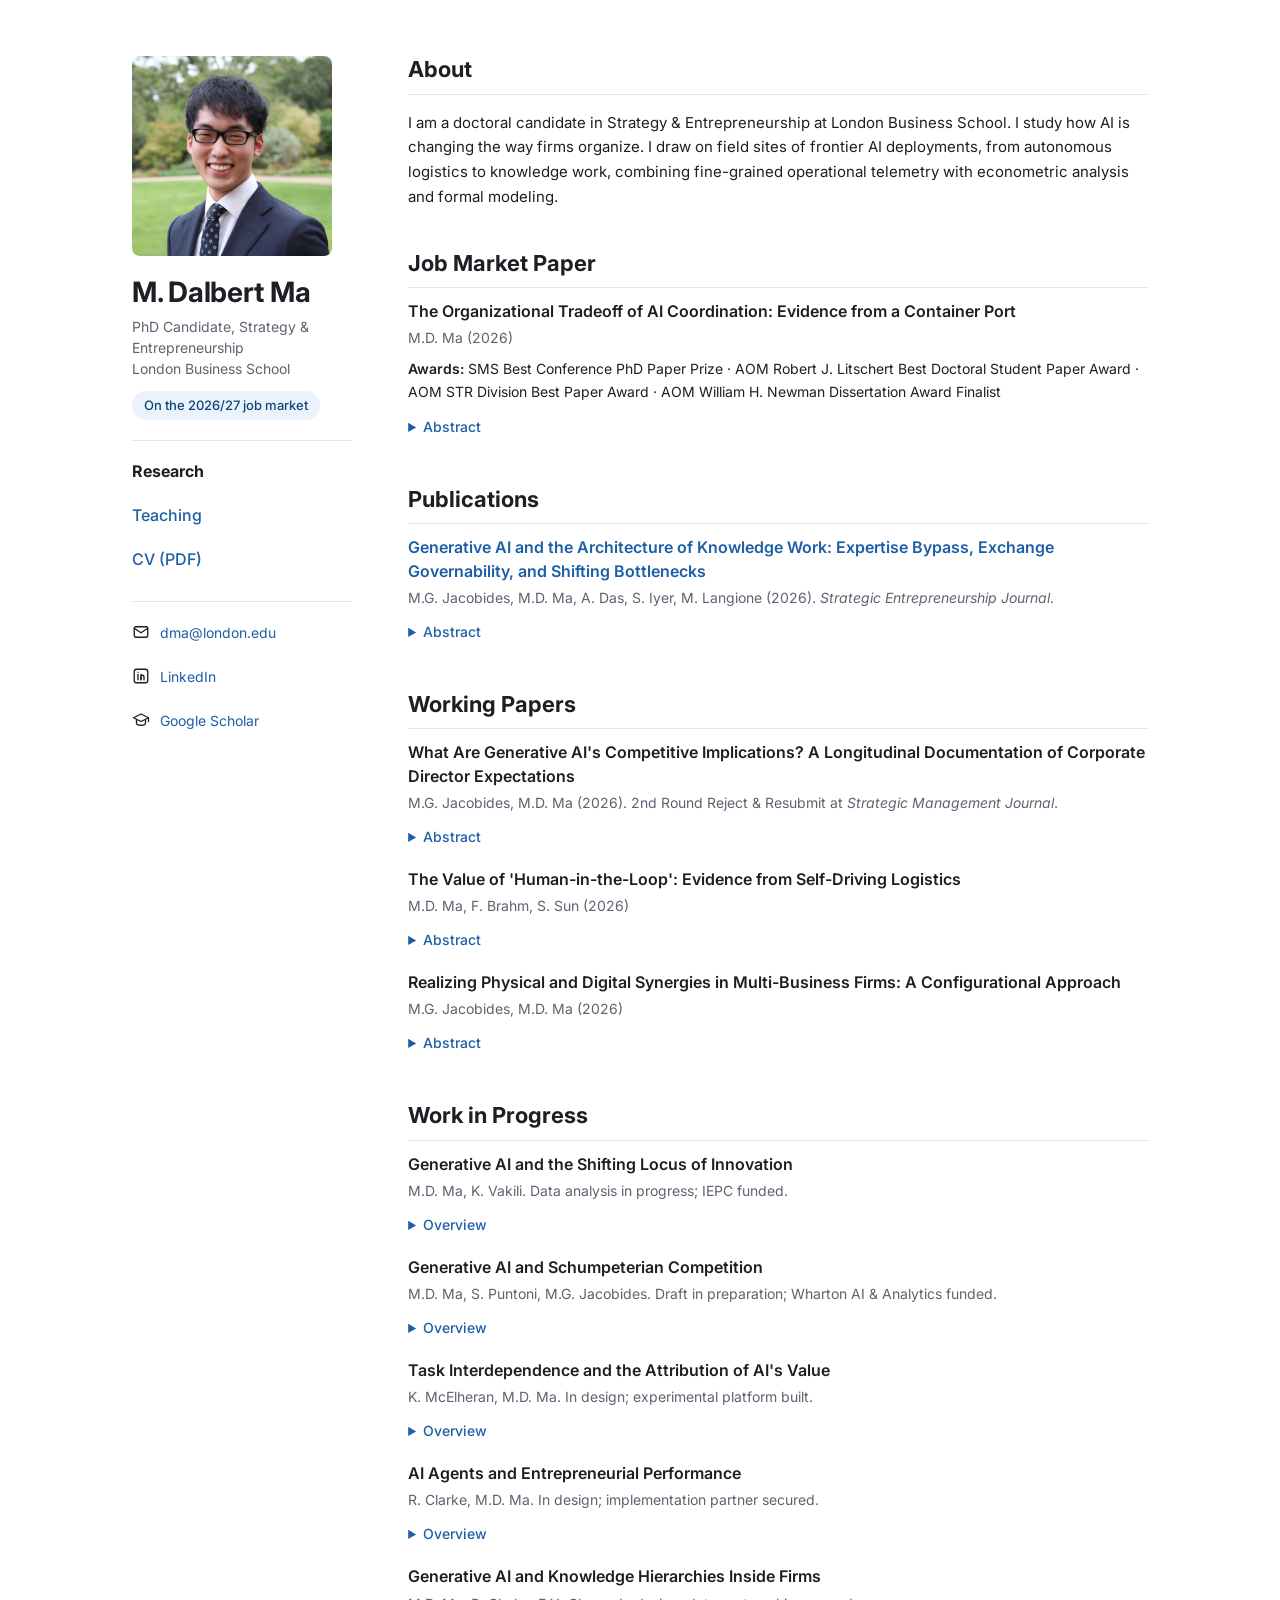
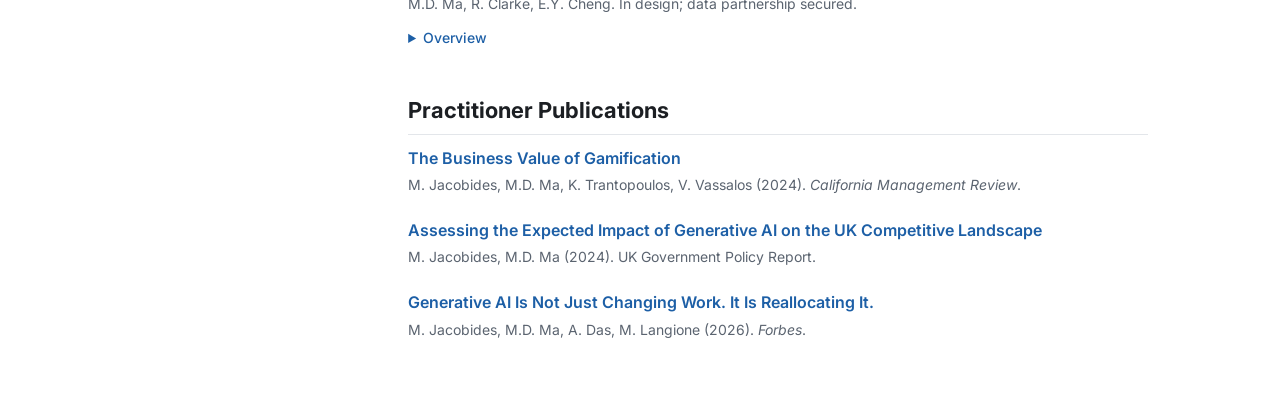
<file: index.html>
<!doctype html>
<html lang="en">
<head>
<meta charset="utf-8">
<meta name="viewport" content="width=device-width, initial-scale=1">
<title>M. Dalbert Ma</title>
<meta name="description" content="M. Dalbert Ma - PhD candidate in Strategy &amp; Entrepreneurship at London Business School, studying how AI is changing the firm.">
<link rel="preconnect" href="https://fonts.googleapis.com">
<link rel="preconnect" href="https://fonts.gstatic.com" crossorigin>
<link rel="stylesheet" href="https://fonts.googleapis.com/css2?family=Inter:wght@400;500;600;700&amp;display=swap">
<link rel="stylesheet" href="style.css">
</head>
<body>
<div class="page">
<div class="wrap">

<aside class="sidebar">
<img src="assets/headshot.jpg" width="200" height="200" alt="M. Dalbert Ma" class="photo">
<div class="identity">
<h1 class="name">M. Dalbert Ma</h1>
<p class="meta">PhD Candidate, Strategy &amp; Entrepreneurship<br>London Business School</p>
<p class="tag">On the 2026/27 job market</p>
</div>
<nav aria-label="Site" class="side-block">
<a href="index.html" aria-current="page" class="nav-link current">Research</a>
<a href="teaching.html" class="nav-link">Teaching</a>
<a href="https://dalbert111ma.github.io/cv/cv.pdf" target="_blank" rel="noopener" class="nav-link">CV (PDF)</a>
</nav>
<div class="side-block">
<a href="mailto:dma@london.edu" class="contact-link">
<svg aria-hidden="true" width="18" height="18" viewBox="0 0 24 24" fill="none" stroke="#1c1f23" stroke-width="1.8" stroke-linecap="round" stroke-linejoin="round"><rect x="3" y="5" width="18" height="14" rx="2"></rect><path d="M3 7l9 6 9-6"></path></svg>
dma@london.edu</a>
<a href="https://www.linkedin.com/in/dalbertma/" target="_blank" rel="noopener" class="contact-link">
<svg aria-hidden="true" width="18" height="18" viewBox="0 0 24 24" fill="none" stroke="#1c1f23" stroke-width="1.8" stroke-linecap="round" stroke-linejoin="round"><rect x="3" y="3" width="18" height="18" rx="3"></rect><path d="M8 10v7"></path><path d="M8 7v.01"></path><path d="M12 17v-4a2 2 0 0 1 4 0v4"></path><path d="M12 10v7"></path></svg>
LinkedIn</a>
<a href="https://scholar.google.com/citations?user=_kag9AoAAAAJ&amp;hl=en" target="_blank" rel="noopener" class="contact-link">
<svg aria-hidden="true" width="18" height="18" viewBox="0 0 24 24" fill="none" stroke="#1c1f23" stroke-width="1.8" stroke-linecap="round" stroke-linejoin="round"><path d="M2 9l10-5 10 5-10 5z"></path><path d="M6 11.5V16c0 1.5 2.7 3 6 3s6-1.5 6-3v-4.5"></path><path d="M22 9v5"></path></svg>
Google Scholar</a>
</div>
</aside>

<main class="content">

<section class="stack stack-16">
<h2 class="section-title">About</h2>
<p class="body">I am a doctoral candidate in Strategy &amp; Entrepreneurship at London Business School. I study how AI is changing the way firms organize. I draw on field sites of frontier AI deployments, from autonomous logistics to knowledge work, combining fine-grained operational telemetry with econometric analysis and formal modeling.</p>
</section>

<section id="jmp" class="stack stack-12">
<h2 class="section-title">Job Market Paper</h2>
<article class="item">
<p class="item-title">The Organizational Tradeoff of AI Coordination: Evidence from a Container Port</p>
<p class="meta">M.D. Ma (2026)</p>
<p class="awards"><span class="label">Awards:</span> SMS Best Conference PhD Paper Prize · AOM Robert J. Litschert Best Doctoral Student Paper Award · AOM STR Division Best Paper Award · AOM William H. Newman Dissertation Award Finalist</p>
<details>
<summary class="toggle">Abstract</summary>
<p class="abstract">Centralization can improve operational efficiency by coordinating interdependent activities, yet impede adaptation when changing local conditions must be communicated and interpreted at the center. A centralized AI system that aggregates local information, processes it in real time, and relays revised instructions to each unit may ease these demands. I study one of the world's largest container terminals, where the same prescriptive AI system dispatches autonomous trucks through zones used almost exclusively by them (pure-AI) or shared with independent human drivers (human–AI). Across 179,925 tasks, pure-AI zones move 11.2 percent more cargo per vehicle in ordinary operations. After recurrent mechanical faults, they recover more slowly, equalizing per-vehicle productivity. During unprecedented geomagnetic storms, they lift 13 percent less cargo per crane-hour than human–AI zones. Exploratory telemetry indicates that human drivers responded to the storms in varied ways and autonomous trucks adjusted around them, yielding a better collective response than AI coordination alone. The findings suggest an organizational trade-off: AI control raises efficiency in ordinary operations, while human discretion helps the system adapt to unprecedented disruptions.</p>
</details>
</article>
</section>

<section id="publications" class="stack stack-12">
<h2 class="section-title">Publications</h2>
<article class="item">
<a href="https://sms.onlinelibrary.wiley.com/doi/10.1002/sej.70069" target="_blank" rel="noopener" class="item-title">Generative AI and the Architecture of Knowledge Work: Expertise Bypass, Exchange Governability, and Shifting Bottlenecks</a>
<p class="meta">M.G. Jacobides, M.D. Ma, A. Das, S. Iyer, M. Langione (2026). <em>Strategic Entrepreneurship Journal</em>.</p>
<details>
<summary class="toggle">Abstract</summary>
<p class="abstract">Research on GenAI and work has concentrated at the task level. We ask when task-level effects alter knowledge-work industry architecture: the allocation of activities across firm boundaries. Using a three-stage abductive design - an executive roundtable, a panel of 626 firm websites (2017–2025), and 33 interviews plus two further roundtables with C-level executives and corporate directors - we document divergent repositioning: professional services firms foreground relational value, while interface-oriented technology firms emphasize scalable interfaces. We find that activity reallocation is shaped by two independently varying dimensions: expertise bypass and exchange governability. Their intersection yields four configurations: contestable reallocation, persistent bundles with selective insourcing, federated expert provision, and integrated expert provision. We extend industry architecture theory by explaining change when production and exchange conditions shift separately.</p>
</details>
</article>
</section>

<section id="working-papers" class="stack stack-12">
<h2 class="section-title">Working Papers</h2>

<article class="item">
<p class="item-title">What Are Generative AI's Competitive Implications? A Longitudinal Documentation of Corporate Director Expectations</p>
<p class="meta">M.G. Jacobides, M.D. Ma (2026). 2nd Round Reject &amp; Resubmit at <em>Strategic Management Journal</em>.</p>
<details>
<summary class="toggle">Abstract</summary>
<p class="abstract">How do senior decision-makers assess the competitive implications of GenAI? Using an abductive, multi-stage study of 531 UK corporate directors (exploratory roundtables, survey, matched stimulus roundtables, and follow-up interviews, 2024–2026), we document that directors distinguish three dimensions of GenAI's competitive implications: competitive differentiation, firm displacement, and industry disruption. Expectations vary markedly even within the same sub-sector. This heterogeneity is patterned by how directors frame their firms' value propositions - especially perceived modularity and reliance on pattern recognition - and by complements and buffers such as proprietary data, relationship-intensive delivery, and regulatory/liability constraints. Across waves, directors' competitive expectations remain stable, consistent with durable interpretive frames during early diffusion.</p>
</details>
</article>

<article class="item">
<p class="item-title">The Value of 'Human-in-the-Loop': Evidence from Self-Driving Logistics</p>
<p class="meta">M.D. Ma, F. Brahm, S. Sun (2026)</p>
<details>
<summary class="toggle">Abstract</summary>
<p class="abstract">AI systems increasingly perform tasks once done by humans. Yet humans are often kept "in the loop" to improve performance through selective intervention, even when tasks can be completed autonomously. We study the value of human intervention at one of the world's largest ports, located in China, where remote operators can take over an autonomous truck stuck for two minutes. We exploit a capacity constraint as a quasi-natural experiment: because only one truck can be controlled at a time, trucks that become stuck while the operator is controlling another truck are left to resolve the exception autonomously (control group), and we compare them with trucks that receive takeover (treatment group); we match the groups on pre-treatment operational characteristics. Human takeover reduces task completion time by roughly 8% relative to AI-alone resolution, with the largest benefits at busy cranes with few other stuck trucks. Operators' choices, however, do not consistently track these benefits, a pattern consistent with limited feedback: because the system can eventually resolve exceptions on its own, a completed task does not reveal whether intervention helped. Our results extend the management-by-exception logic of Garicano (2000): in autonomous systems, which exceptions merit human intervention is not obvious, and operators may lack a basis to learn it from experience.</p>
</details>
</article>

<article class="item">
<p class="item-title">Realizing Physical and Digital Synergies in Multi-Business Firms: A Configurational Approach</p>
<p class="meta">M.G. Jacobides, M.D. Ma (2026)</p>
<details>
<summary class="toggle">Abstract</summary>
<p class="abstract">We examine how digital infrastructure transforms coordination mechanisms and synergy patterns within multi-business firms. Through a longitudinal study of a large retail conglomerate's evolution from traditional M-form to internal ecosystem, we document a three-stage process whereby digital capabilities progressively alter value creation dynamics. Our findings reveal how digital infrastructure enables systematic lateral coordination between previously unrelated businesses, replacing sporadic collaboration with data-driven discovery of synergistic opportunities. We identify novel forms of value creation - superadditive demand synergies and data-network effects - that differ from traditional resource-based relatedness. The corporate center's role evolves from orchestrating synergies to maintaining digital infrastructure while enabling autonomous collaboration. These findings explain how digitally enabled firms successfully pursue broader, seemingly unrelated scope through fundamentally different governance mechanisms than traditional conglomerates.</p>
</details>
</article>
</section>

<section id="in-progress" class="stack stack-12">
<h2 class="section-title">Work in Progress</h2>

<article class="item">
<p class="item-title">Generative AI and the Shifting Locus of Innovation</p>
<p class="meta">M.D. Ma, K. Vakili. Data analysis in progress; IEPC funded.</p>
<details>
<summary class="toggle">Overview</summary>
<p class="abstract">GenAI lowers the cost of producing software, but its uneven productivity gains may also change the direction of innovation. We examine whether these differences redirect effort away from upstream exploration toward downstream exploitation. Using data from one of the largest open-source repositories, we trace programming-language births, usage, and project creation. Comparing venture-backed start-ups with established incumbents, and leveraging variation in GenAI performance across languages, we investigate who reallocates effort, who reskills, and how innovation patterns evolve.</p>
</details>
</article>

<article class="item">
<p class="item-title">Generative AI and Schumpeterian Competition</p>
<p class="meta">M.D. Ma, S. Puntoni, M.G. Jacobides. Draft in preparation; Wharton AI &amp; Analytics funded.</p>
<details>
<summary class="toggle">Overview</summary>
<p class="abstract">GenAI may reshape the balance between innovation led by new entrants and innovation built on incumbents' accumulated capabilities. This conceptual paper examines how changes in the production and application of knowledge may alter the logic of competition within established technological regimes. We develop a theoretical account of how these changes could reshape incentives to innovate and the conditions under which technological change creates opportunities for challengers or reinforces incumbent advantage.</p>
</details>
</article>

<article class="item">
<p class="item-title">Task Interdependence and the Attribution of AI's Value</p>
<p class="meta">K. McElheran, M.D. Ma. In design; experimental platform built.</p>
<details>
<summary class="toggle">Overview</summary>
<p class="abstract">When organizational output depends on interdependent tasks, improvements in performance can be difficult to attribute to AI, human effort, or their interaction. Using a purpose-built team-production platform, we experimentally examine how task interdependence shapes managers' ability to assess AI's contribution to joint output. The project investigates when interdependence creates causal ambiguity and what this means for organizations' ability to recognize and evaluate the value of AI.</p>
</details>
</article>

<article class="item">
<p class="item-title">AI Agents and Entrepreneurial Performance</p>
<p class="meta">R. Clarke, M.D. Ma. In design; implementation partner secured.</p>
<details>
<summary class="toggle">Overview</summary>
<p class="abstract">AI agents can carry out activities within a business, extending the potential of AI from providing advice to executing tasks. In partnership with a major South African payments platform, we are designing a randomized field experiment to evaluate the effects of embedded AI agents on small-firm performance. The study will examine whether these agents improve business outcomes, whether gains are broadly distributed or concentrated among particular firms, and the channels through which those gains arise.</p>
</details>
</article>

<article class="item">
<p class="item-title">Generative AI and Knowledge Hierarchies Inside Firms</p>
<p class="meta">M.D. Ma, R. Clarke, E.Y. Cheng. In design; data partnership secured.</p>
<details>
<summary class="toggle">Overview</summary>
<p class="abstract">GenAI may reshape organizational hierarchies by changing where knowledge is accessed and problems are resolved. Using enterprise telemetry, we examine how GenAI changes the flow of questions and exceptions within firms: which are resolved locally, which are escalated upward, and which are delegated downward. The project investigates how these shifts redistribute problem-solving responsibilities and what they imply for the organization of expertise and the structure of firms.</p>
</details>
</article>
</section>

<section id="practitioner" class="stack stack-12">
<h2 class="section-title">Practitioner Publications</h2>
<article class="item">
<a href="https://journals.sagepub.com/doi/full/10.1177/00081256231218469" target="_blank" rel="noopener" class="item-title">The Business Value of Gamification</a>
<p class="meta">M. Jacobides, M.D. Ma, K. Trantopoulos, V. Vassalos (2024). <em>California Management Review</em>.</p>
</article>
<article class="item item-spaced">
<a href="https://www.iod.com/app/uploads/2024/05/IoD-LBS-Policy-Paper-Assessing-the-expected-impact-of-generative-AI-on-the-UK-competitive-landscape-90514166d3cf6e8f4ee9211073a9ae30.pdf" target="_blank" rel="noopener" class="item-title">Assessing the Expected Impact of Generative AI on the UK Competitive Landscape</a>
<p class="meta">M. Jacobides, M.D. Ma (2024). UK Government Policy Report.</p>
</article>
<article class="item item-spaced">
<a href="https://www.forbes.com/sites/lbsbusinessstrategyreview/2026/05/01/generative-ai-is-not-just-changing-work-it-is-reallocating-it/" target="_blank" rel="noopener" class="item-title">Generative AI Is Not Just Changing Work. It Is Reallocating It.</a>
<p class="meta">M. Jacobides, M.D. Ma, A. Das, M. Langione (2026). <em>Forbes</em>.</p>
</article>
</section>

</main>
</div>
</div>
</body>
</html>
</file>
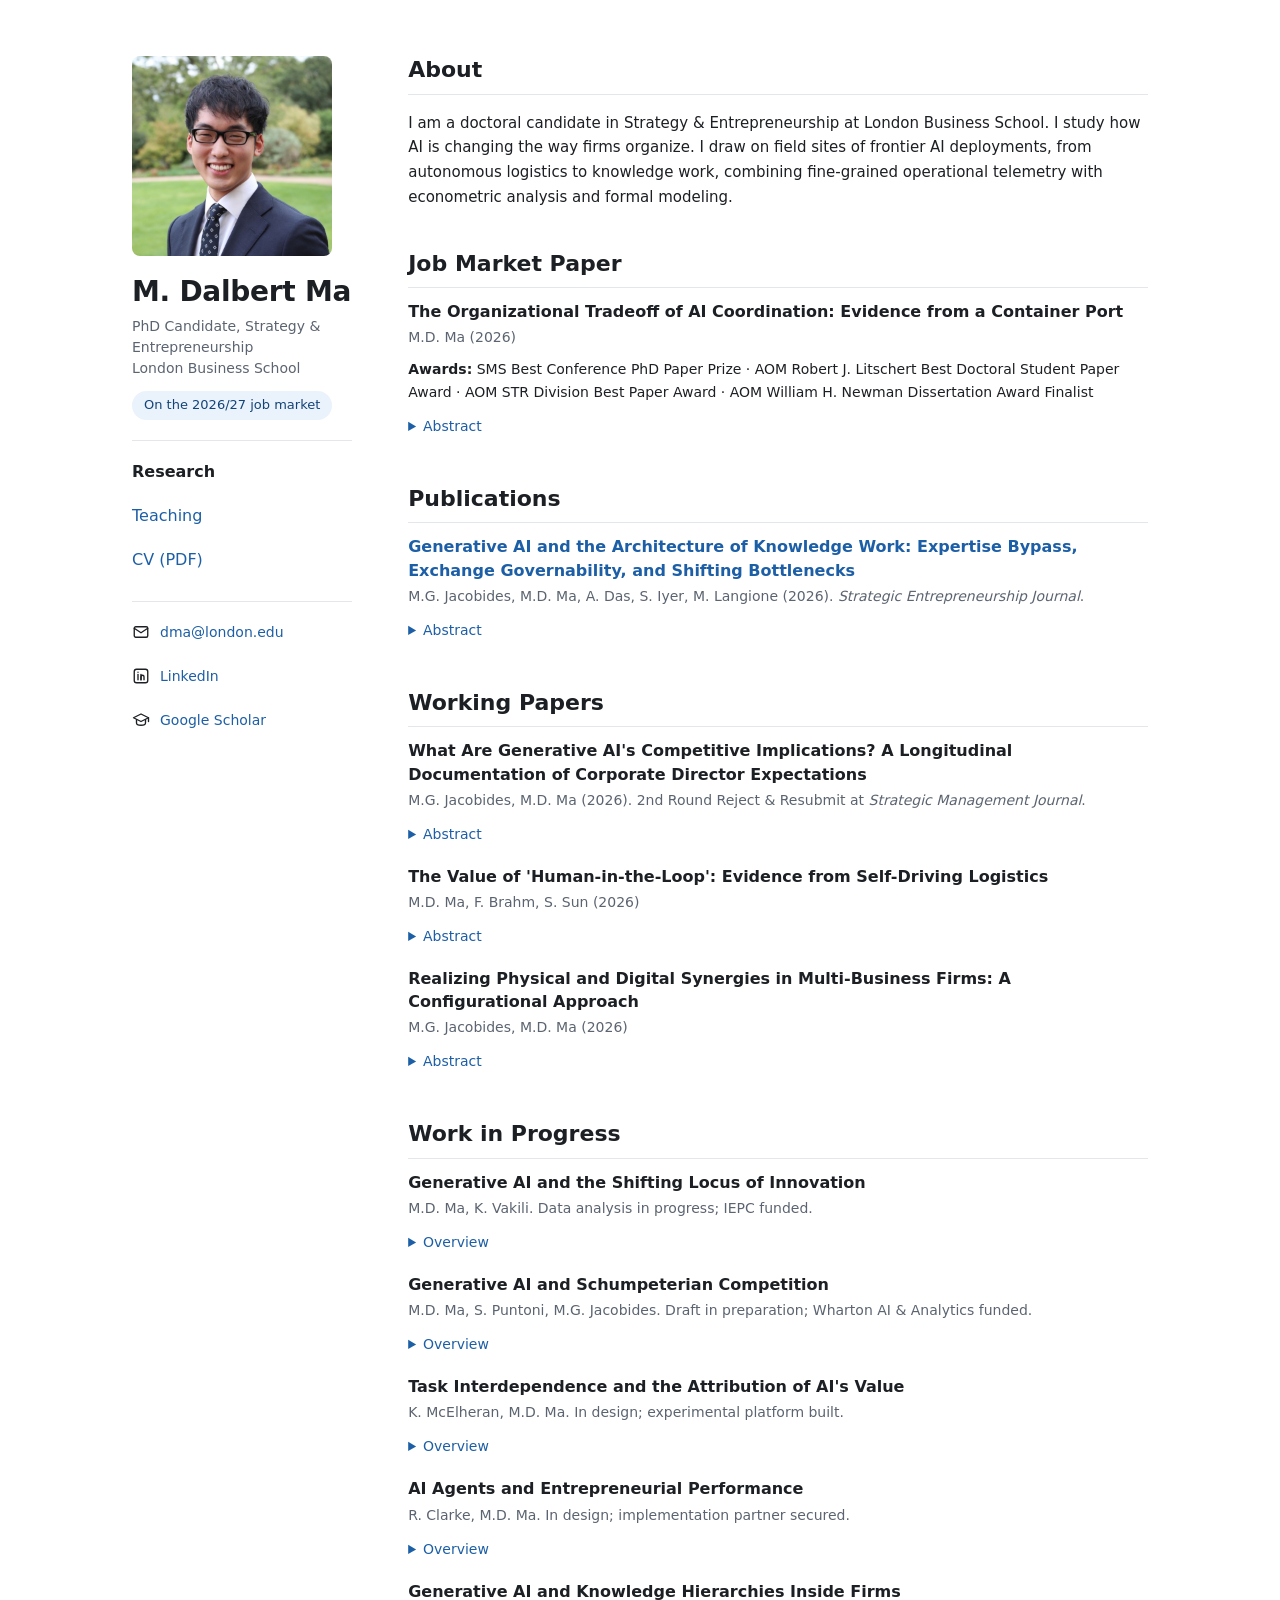
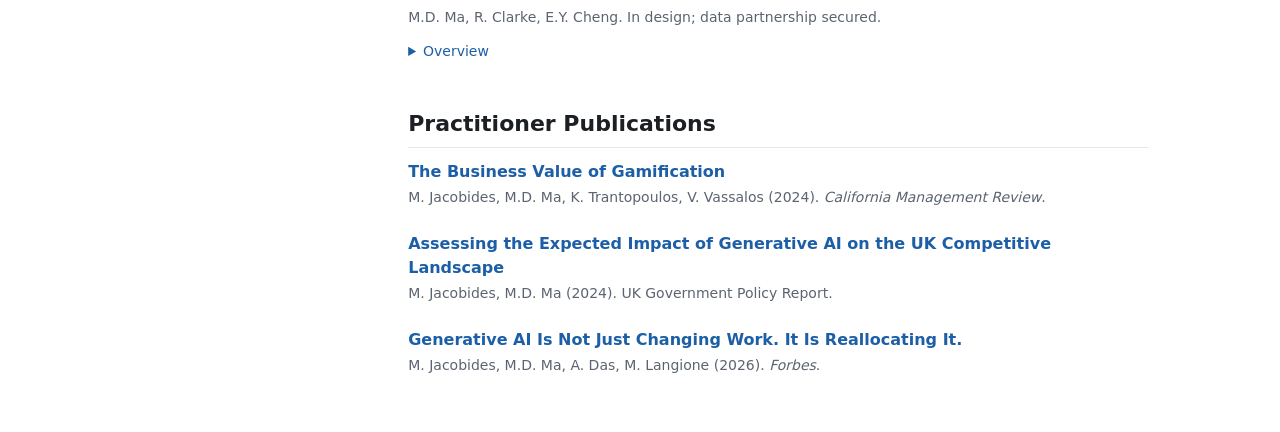
<file: about.html>
<!doctype html>
<html lang="en">
<head>
<meta charset="utf-8">
<title>M. Dalbert Ma</title>
<meta http-equiv="refresh" content="0; url=./">
<link rel="canonical" href="index.html">
</head>
<body>
<p><a href="./">Continue to the home page</a></p>
</body>
</html>
</file>
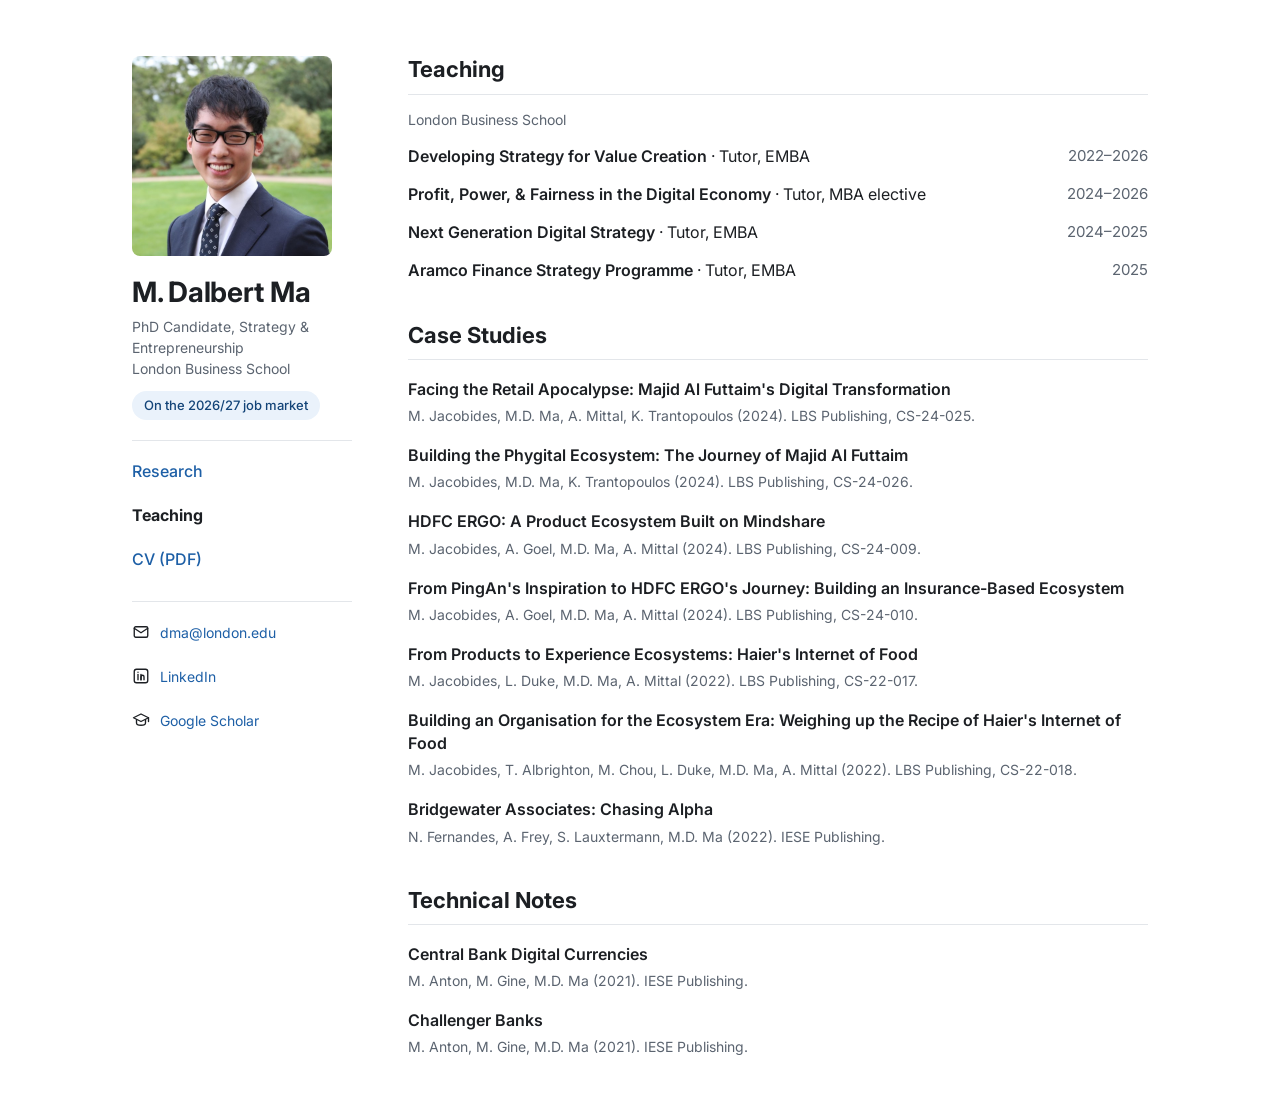
<file: teaching.html>
<!doctype html>
<html lang="en">
<head>
<meta charset="utf-8">
<meta name="viewport" content="width=device-width, initial-scale=1">
<title>Teaching - M. Dalbert Ma</title>
<meta name="description" content="M. Dalbert Ma - PhD candidate in Strategy &amp; Entrepreneurship at London Business School, studying how AI is changing the firm.">
<link rel="preconnect" href="https://fonts.googleapis.com">
<link rel="preconnect" href="https://fonts.gstatic.com" crossorigin>
<link rel="stylesheet" href="https://fonts.googleapis.com/css2?family=Inter:wght@400;500;600;700&amp;display=swap">
<link rel="stylesheet" href="style.css">
</head>
<body>
<div class="page">
<div class="wrap">

<aside class="sidebar">
<img src="assets/headshot.jpg" width="200" height="200" alt="M. Dalbert Ma" class="photo">
<div class="identity">
<h1 class="name">M. Dalbert Ma</h1>
<p class="meta">PhD Candidate, Strategy &amp; Entrepreneurship<br>London Business School</p>
<p class="tag">On the 2026/27 job market</p>
</div>
<nav aria-label="Site" class="side-block">
<a href="index.html" class="nav-link">Research</a>
<a href="teaching.html" aria-current="page" class="nav-link current">Teaching</a>
<a href="https://dalbert111ma.github.io/cv/cv.pdf" target="_blank" rel="noopener" class="nav-link">CV (PDF)</a>
</nav>
<div class="side-block">
<a href="mailto:dma@london.edu" class="contact-link">
<svg aria-hidden="true" width="18" height="18" viewBox="0 0 24 24" fill="none" stroke="#1c1f23" stroke-width="1.8" stroke-linecap="round" stroke-linejoin="round"><rect x="3" y="5" width="18" height="14" rx="2"></rect><path d="M3 7l9 6 9-6"></path></svg>
dma@london.edu</a>
<a href="https://www.linkedin.com/in/dalbertma/" target="_blank" rel="noopener" class="contact-link">
<svg aria-hidden="true" width="18" height="18" viewBox="0 0 24 24" fill="none" stroke="#1c1f23" stroke-width="1.8" stroke-linecap="round" stroke-linejoin="round"><rect x="3" y="3" width="18" height="18" rx="3"></rect><path d="M8 10v7"></path><path d="M8 7v.01"></path><path d="M12 17v-4a2 2 0 0 1 4 0v4"></path><path d="M12 10v7"></path></svg>
LinkedIn</a>
<a href="https://scholar.google.com/citations?user=_kag9AoAAAAJ&amp;hl=en" target="_blank" rel="noopener" class="contact-link">
<svg aria-hidden="true" width="18" height="18" viewBox="0 0 24 24" fill="none" stroke="#1c1f23" stroke-width="1.8" stroke-linecap="round" stroke-linejoin="round"><path d="M2 9l10-5 10 5-10 5z"></path><path d="M6 11.5V16c0 1.5 2.7 3 6 3s6-1.5 6-3v-4.5"></path><path d="M22 9v5"></path></svg>
Google Scholar</a>
</div>
</aside>

<main class="content">

<section class="stack stack-14">
<h2 class="section-title">Teaching</h2>
<p class="meta">London Business School</p>
<div class="row">
<p class="row-main"><span class="label">Developing Strategy for Value Creation</span> · Tutor, EMBA</p>
<p class="row-year">2022–2026</p>
</div>
<div class="row">
<p class="row-main"><span class="label">Profit, Power, &amp; Fairness in the Digital Economy</span> · Tutor, MBA elective</p>
<p class="row-year">2024–2026</p>
</div>
<div class="row">
<p class="row-main"><span class="label">Next Generation Digital Strategy</span> · Tutor, EMBA</p>
<p class="row-year">2024–2025</p>
</div>
<div class="row">
<p class="row-main"><span class="label">Aramco Finance Strategy Programme</span> · Tutor, EMBA</p>
<p class="row-year">2025</p>
</div>
</section>

<section class="stack stack-18">
<h2 class="section-title">Case Studies</h2>
<article class="item">
<p class="item-title">Facing the Retail Apocalypse: Majid Al Futtaim's Digital Transformation</p>
<p class="meta">M. Jacobides, M.D. Ma, A. Mittal, K. Trantopoulos (2024). LBS Publishing, CS-24-025.</p>
</article>
<article class="item">
<p class="item-title">Building the Phygital Ecosystem: The Journey of Majid Al Futtaim</p>
<p class="meta">M. Jacobides, M.D. Ma, K. Trantopoulos (2024). LBS Publishing, CS-24-026.</p>
</article>
<article class="item">
<p class="item-title">HDFC ERGO: A Product Ecosystem Built on Mindshare</p>
<p class="meta">M. Jacobides, A. Goel, M.D. Ma, A. Mittal (2024). LBS Publishing, CS-24-009.</p>
</article>
<article class="item">
<p class="item-title">From PingAn's Inspiration to HDFC ERGO's Journey: Building an Insurance-Based Ecosystem</p>
<p class="meta">M. Jacobides, A. Goel, M.D. Ma, A. Mittal (2024). LBS Publishing, CS-24-010.</p>
</article>
<article class="item">
<p class="item-title">From Products to Experience Ecosystems: Haier's Internet of Food</p>
<p class="meta">M. Jacobides, L. Duke, M.D. Ma, A. Mittal (2022). LBS Publishing, CS-22-017.</p>
</article>
<article class="item">
<p class="item-title">Building an Organisation for the Ecosystem Era: Weighing up the Recipe of Haier's Internet of Food</p>
<p class="meta">M. Jacobides, T. Albrighton, M. Chou, L. Duke, M.D. Ma, A. Mittal (2022). LBS Publishing, CS-22-018.</p>
</article>
<article class="item">
<p class="item-title">Bridgewater Associates: Chasing Alpha</p>
<p class="meta">N. Fernandes, A. Frey, S. Lauxtermann, M.D. Ma (2022). IESE Publishing.</p>
</article>
</section>

<section class="stack stack-18">
<h2 class="section-title">Technical Notes</h2>
<article class="item">
<p class="item-title">Central Bank Digital Currencies</p>
<p class="meta">M. Anton, M. Gine, M.D. Ma (2021). IESE Publishing.</p>
</article>
<article class="item">
<p class="item-title">Challenger Banks</p>
<p class="meta">M. Anton, M. Gine, M.D. Ma (2021). IESE Publishing.</p>
</article>
</section>

</main>
</div>
</div>
</body>
</html>
</file>
<file: style.css>
/* dalbertma.com - one stylesheet for every page */

/* Base */
body { margin: 0; background: #ffffff; }
a { color: #1d5fa6; text-decoration: none; }
a:hover { color: #134478; text-decoration: underline; }
.page {
  font-family: Inter, system-ui, -apple-system, "Segoe UI", Helvetica, Arial, sans-serif;
  color: #1c1f23;
  background: #ffffff;
  min-height: 100vh;
  box-sizing: border-box;
}

/* Two-column layout: sidebar + content (stacks on a phone) */
.wrap {
  max-width: 1080px;
  margin: 0 auto;
  padding: 56px 32px;
  box-sizing: border-box;
  display: flex;
  flex-wrap: wrap;
  gap: 56px;
  align-items: flex-start;
}
.sidebar { flex: 1 1 220px; max-width: 260px; display: flex; flex-direction: column; gap: 20px; }
.content { flex: 999 1 560px; min-width: 0; display: flex; flex-direction: column; gap: 40px; }

/* Sidebar */
.photo { width: 200px; height: 200px; border-radius: 8px; object-fit: cover; display: block; }
.identity { display: flex; flex-direction: column; gap: 8px; }
.name { margin: 0; font-size: 28px; line-height: 1.15; font-weight: 700; letter-spacing: -0.01em; }
.tag {
  margin: 4px 0 0;
  align-self: flex-start;
  font-size: 13px;
  line-height: 1.3;
  font-weight: 500;
  color: #134478;
  background: #eaf2fb;
  border-radius: 999px;
  padding: 6px 12px;
}
.side-block { display: flex; flex-direction: column; border-top: 1px solid #e3e6ea; padding-top: 8px; }
.nav-link { display: flex; align-items: center; min-height: 44px; font-size: 16px; font-weight: 500; }
.nav-link.current { font-weight: 700; color: #1c1f23; }
.contact-link { display: flex; align-items: center; gap: 10px; min-height: 44px; font-size: 14px; }

/* Sections */
.stack { display: flex; flex-direction: column; }
.stack-12 { gap: 12px; }
.stack-14 { gap: 14px; }
.stack-16 { gap: 16px; }
.stack-18 { gap: 18px; }
.section-title {
  margin: 0;
  font-size: 22px;
  line-height: 1.25;
  font-weight: 700;
  padding-bottom: 10px;
  border-bottom: 1px solid #e3e6ea;
}
.body { margin: 0; font-size: 15px; line-height: 1.65; }
.body-sm { margin: 0; font-size: 15px; line-height: 1.65; }
.label { font-weight: 600; }
.meta { margin: 0; font-size: 14px; line-height: 1.5; color: #5b6470; }
.jump-nav { display: flex; flex-wrap: wrap; column-gap: 20px; row-gap: 0; font-size: 14px; font-weight: 500; }
.jump-link { display: flex; align-items: center; min-height: 44px; }

/* Papers and cases */
.item { display: flex; flex-direction: column; gap: 4px; }
.item-spaced { margin-top: 12px; } /* extra air between entries that have no Abstract toggle */
.item-title { margin: 0; font-size: 16px; line-height: 1.45; font-weight: 600; }
.awards { margin: 6px 0 0; font-size: 14px; line-height: 1.6; color: #1c1f23; }
.toggle { cursor: pointer; font-size: 14px; font-weight: 500; color: #1d5fa6; padding: 11px 0; }
.toggle:hover { color: #134478; }
.abstract { margin: 0 0 8px 18px; font-size: 15px; line-height: 1.65; color: #3a4048; }
.group { display: flex; flex-direction: column; gap: 6px; margin-top: 8px; }
.group-title {
  margin: 0;
  font-size: 13px;
  line-height: 1.4;
  font-weight: 600;
  letter-spacing: 0.04em;
  text-transform: uppercase;
  color: #5b6470;
}
.list { margin: 0; padding-left: 20px; font-size: 16px; line-height: 1.8; }
.list.list-sm { font-size: 15px; line-height: 1.75; }

/* Teaching rows: course on the left, years on the right */
.row { display: flex; flex-wrap: wrap; justify-content: space-between; column-gap: 24px; row-gap: 2px; }
.row-main { margin: 0; font-size: 16px; line-height: 1.5; }
.row-year { margin: 0; font-size: 15px; line-height: 1.6; color: #5b6470; }

/* Phones */
@media (max-width: 640px) {
  .wrap { padding: 32px 20px; gap: 32px; }
  .sidebar { max-width: none; display: grid; grid-template-columns: 88px 1fr; column-gap: 16px; row-gap: 10px; align-items: center; } .photo { width: 88px; height: 88px; } .identity { gap: 4px; } .name { font-size: 22px; } .side-block { grid-column: 1 / -1; flex-direction: row; flex-wrap: wrap; column-gap: 22px; padding-top: 2px; } .nav-link, .contact-link { min-height: 40px; }
}
</file>
